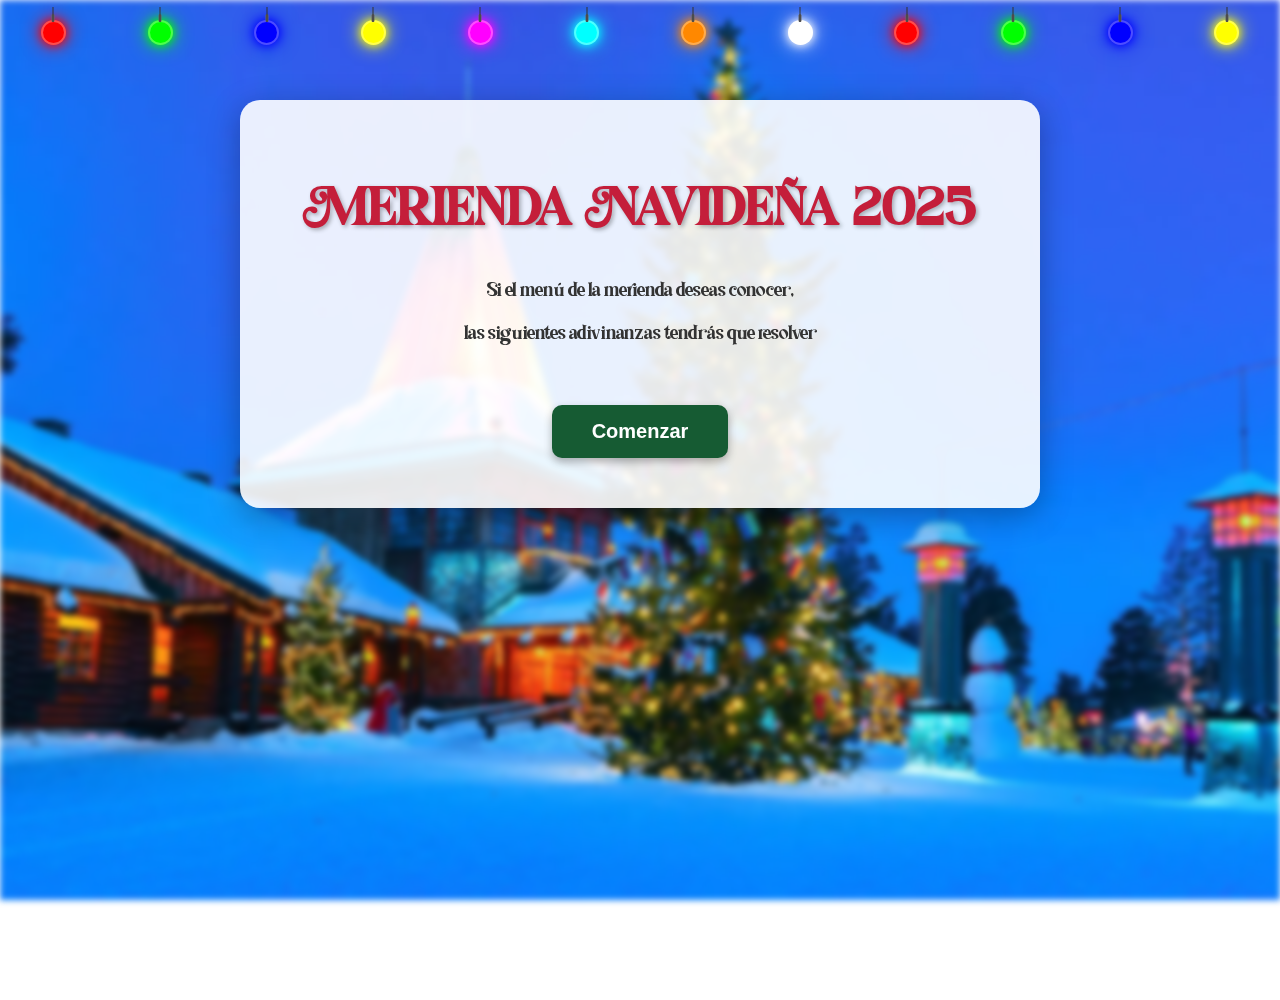
<file: Merienda_Navidad/merienda_navidad-main/index.html>
<!DOCTYPE html>
<html lang="es">

<head>
    <meta charset="utf-8">
    <meta name="viewport" content="width=device-width, initial-scale=1.0">
    <title>Merienda Navideña</title>
    <link rel="stylesheet" type="text/css" href="css/estilos.css">
    <script src="js/script.js"></script>
</head>

<body>
    <div class="snow-container"></div>
    <div class="luces-navidad"></div>
    <div class="contenido-index">
        <h1>Merienda Navideña 2025</h1>

        <p class="texto-intro">Si el menú de la merienda deseas conocer,<br>
            las siguientes adivinanzas tendrás que resolver</p>
        <a href="entrantes.html" class="boton">Comenzar</a>
    </div>
    <script>
        // Crear copos de nieve
        const snowContainer = document.querySelector('.snow-container');
        const numberOfSnowflakes = 50;
        
        for (let i = 0; i < numberOfSnowflakes; i++) {
            const snowflake = document.createElement('div');
            snowflake.classList.add('snowflake');
            snowflake.innerHTML = '❄';
            snowflake.style.left = Math.random() * 100 + '%';
            snowflake.style.animationDuration = Math.random() * 3 + 2 + 's';
            snowflake.style.animationDelay = Math.random() * 5 + 's';
            snowflake.style.fontSize = Math.random() * 10 + 10 + 'px';
            snowflake.style.opacity = Math.random() * 0.6 + 0.4;
            snowContainer.appendChild(snowflake);
        }

        // Crear bolas de navidad con luces (responsive y simétrico perfecto)
        function crearBolasNavidad() {
            const lucesContainer = document.querySelector('.luces-navidad');
            lucesContainer.innerHTML = ''; // Limpiar bolas existentes
            
            const anchoVentana = window.innerWidth;
            const espacioMinimo = 100; // Espacio mínimo entre bolas en píxeles
            let numberOfLights = Math.floor(anchoVentana / espacioMinimo);
            
            // Asegurar mínimo de 6 bolas y que sea par para simetría
            if (numberOfLights < 6) {
                numberOfLights = 6;
            } else if (numberOfLights > 16) {
                numberOfLights = 16;
            }
            
            // Hacer que sea par para simetría
            if (numberOfLights % 2 !== 0) {
                numberOfLights += 1;
            }
            
            const colores = ['#ff0000', '#00ff00', '#0000ff', '#ffff00', '#ff00ff', '#00ffff', '#ff8800', '#ffffff'];
            const anchoBola = 25; // Ancho de la bola en píxeles
            const espacioTotal = numberOfLights - 1; // Espacios entre bolas
            const espacioPorBola = (100 / numberOfLights); // Espacio por cada bola
            
            for (let i = 0; i < numberOfLights; i++) {
                const bola = document.createElement('div');
                bola.classList.add('bola-navidad');
                const colorAleatorio = colores[i % colores.length];
                // Centrar cada bola en su sección correspondiente
                bola.style.left = `calc(${espacioPorBola * i}% + ${espacioPorBola / 2}% - 12.5px)`;
                bola.style.backgroundColor = colorAleatorio;
                bola.style.animationDelay = (i * 0.2) + 's';
                bola.style.boxShadow = `0 0 10px ${colorAleatorio}, 0 0 20px ${colorAleatorio}`;
                lucesContainer.appendChild(bola);
            }
        }
        
        // Crear bolas al cargar
        crearBolasNavidad();
        
        // Recrear bolas al cambiar el tamaño de la ventana
        window.addEventListener('resize', crearBolasNavidad);
    </script>
</body>

</html>
</file>
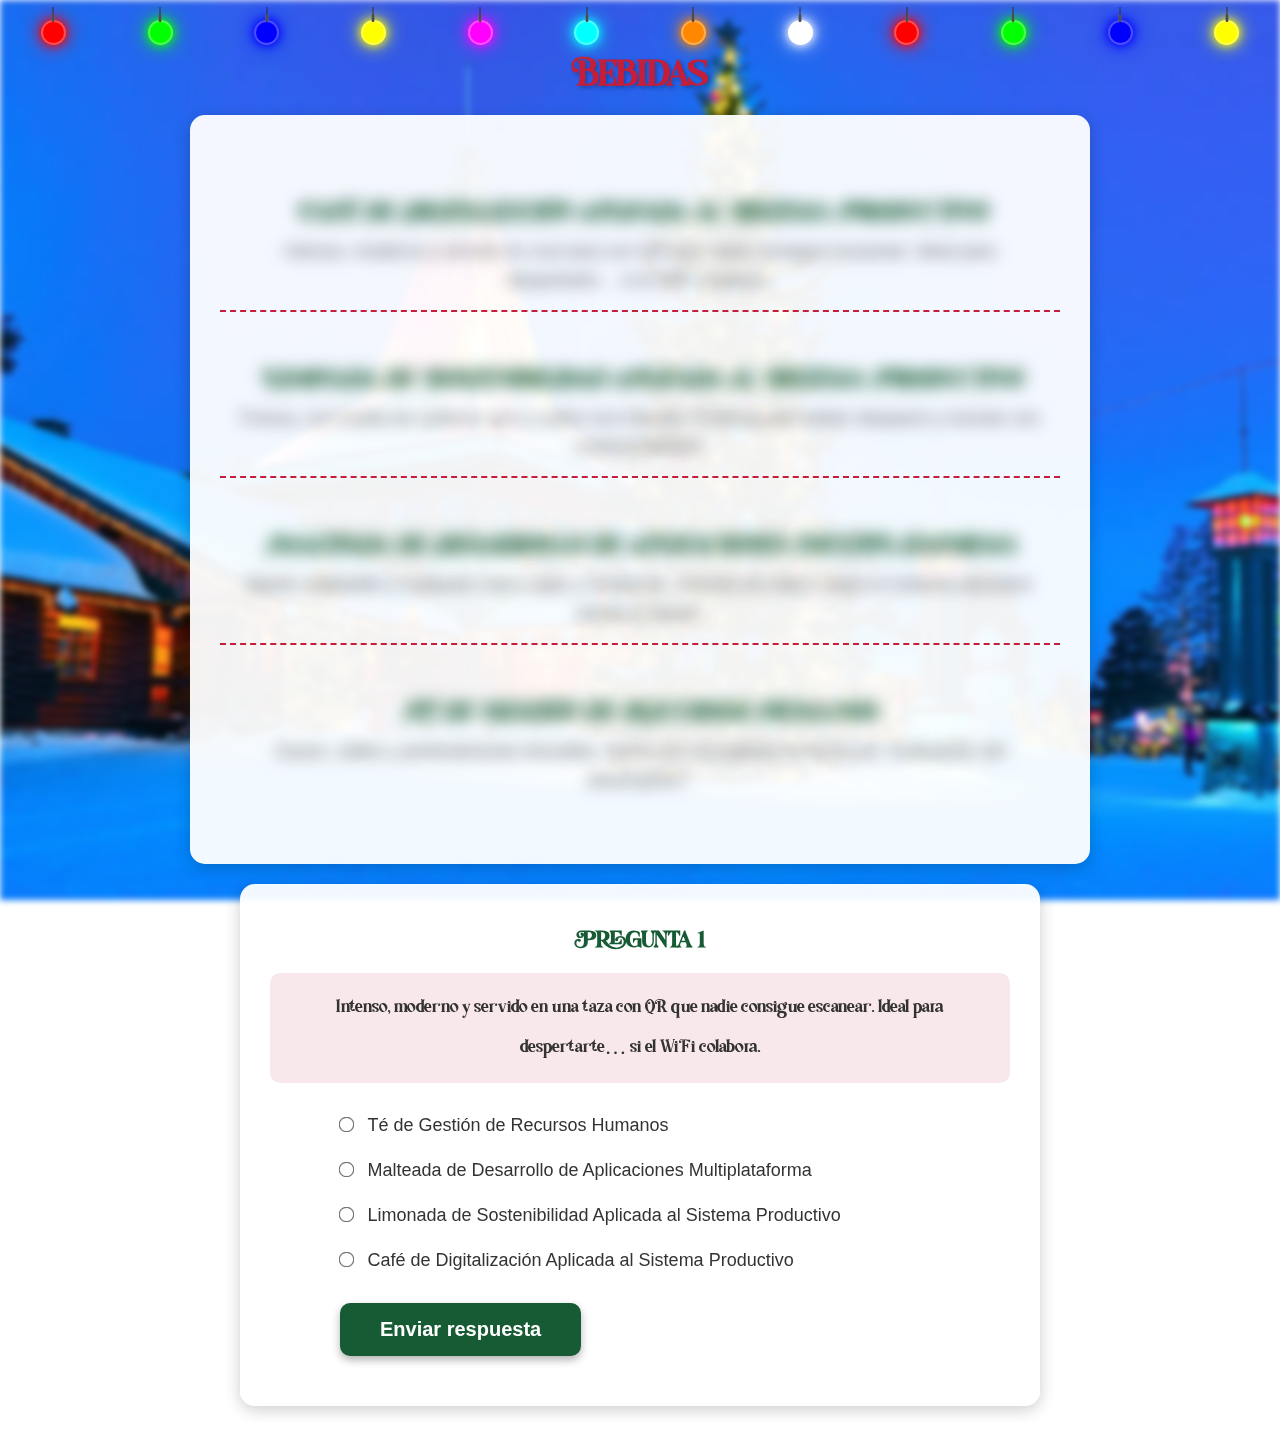
<file: Merienda_Navidad/merienda_navidad-main/bebidas.html>
<!DOCTYPE html>
<html lang="es">

<head>
    <meta charset="utf-8">
    <meta name="viewport" content="width=device-width, initial-scale=1.0">
    <title>Bebidas</title>
    <link rel="stylesheet" type="text/css" href="css/estilos.css">
    <script src="js/script.js"></script>
</head>

<body>
    <div class="luces-navidad"></div>
    <div class="bebidas">
        <h2>Bebidas</h2>
        <div class="menu-texto">
            <div class="plato-item">
                <h3 class="titulo-plato difuminado-alto" id="plato_bebida1">Café de Digitalización Aplicada al Sistema Productivo</h3>
                <p class="descripcion-plato difuminado-alto" id="desc_bebida1">Intenso, moderno y servido en una taza con QR que nadie consigue escanear.
                Ideal para despertarte… si el WiFi colabora.</p>
            </div>
            <div class="plato-item">
                <h3 class="titulo-plato difuminado-alto" id="plato_bebida2">Limonada de Sostenibilidad Aplicada al Sistema Productivo</h3>
                <p class="descripcion-plato difuminado-alto" id="desc_bebida2">Fresca, con huella de carbono cero y sabor eco-friendly.
                Perfecta para beber despacio y reciclar con responsabilidad.</p>
            </div>
            <div class="plato-item">
                <h3 class="titulo-plato difuminado-alto" id="plato_bebida3">Malteada de Desarrollo de Aplicaciones Multiplataforma</h3>
                <p class="descripcion-plato difuminado-alto" id="desc_bebida3">Batido adaptable a cualquier vaso, copa o recipiente.
                Cambia de sabor según el sistema operativo donde la bebas.</p>
            </div>
            <div class="plato-item">
                <h3 class="titulo-plato difuminado-alto" id="plato_bebida4">Té de Gestión de Recursos Humanos</h3>
                <p class="descripcion-plato difuminado-alto" id="desc_bebida4">Suave, cálido y perfectamente infundido.
                Viene con una galleta en forma de "evaluación del desempeño".</p>
            </div>
        </div>
        
        <div class="cuestionario-container">
            <div id="div_p1">
                <h3>Pregunta 1</h3>
                <p class="pregunta-texto">Intenso, moderno y servido en una taza con QR que nadie consigue escanear.
                 Ideal para despertarte… si el WiFi colabora.
                </p>
                <form action="#" method="post" id="form_bebida1">
                    <input type="radio" id="resp_bebida1" name="entrante" value="resp_bebida1">
                    <label for="resp_bebida1">Té de Gestión de Recursos Humanos</label><br>

                    <input type="radio" id="resp_bebida2" name="entrante" value="resp_bebida2">
                    <label for="resp_bebida2">Malteada de Desarrollo de Aplicaciones Multiplataforma</label><br>

                    <input type="radio" id="resp_bebida3" name="entrante" value="resp_bebida3">
                    <label for="resp_bebida3">Limonada de Sostenibilidad Aplicada al Sistema Productivo</label><br>

                    <input type="radio" id="resp_bebida4" name="entrante" value="resp_bebida4">
                    <label for="resp_bebida4">Café de Digitalización Aplicada al Sistema Productivo</label><br>

                    <button type="button" class="boton" onclick="verificarRespuesta('pregunta9')">Enviar respuesta</button>
                </form>
            </div>

            <div id="div_p2" style="display: none">
                <h3>Pregunta 2</h3>
                <p class="pregunta-texto">Fresca, con huella de carbono cero y sabor eco-friendly.
                    Perfecta para beber despacio y reciclar con responsabilidad.
                </p>
                <form action="#" method="post" id="form_bebida2">
                    <input type="radio" id="resp_bebida5" name="entrante" value="resp_bebida5">
                    <label for="resp_bebida5">Té de Gestión de Recursos Humanos</label><br>

                    <input type="radio" id="resp_bebida6" name="entrante" value="resp_bebida6">
                    <label for="resp_bebida6">Malteada de Desarrollo de Aplicaciones Multiplataforma</label><br>

                    <input type="radio" id="resp_bebida7" name="entrante" value="resp_bebida7">
                    <label for="resp_bebida7">Limonada de Sostenibilidad Aplicada al Sistema Productivo</label><br>

                    <input type="radio" id="resp_bebida8" name="entrante" value="resp_bebida8">
                    <label for="resp_bebida8">Café de Digitalización Aplicada al Sistema Productivo</label><br>

                    <button type="button" class="boton" onclick="verificarRespuesta('pregunta10')">Enviar respuesta</button>
                </form>
            </div>

            <div id="div_p3" style="display: none">
                <h3>Pregunta 3</h3>
                <p class="pregunta-texto">Batido adaptable a cualquier vaso, copa o recipiente.
                   Cambia de sabor según el sistema operativo donde la bebas.
                </p>
                <form action="#" method="post" id="form_bebida3">
                    <input type="radio" id="resp_bebida9" name="entrante" value="resp_bebida9">
                    <label for="resp_bebida9">Té de Gestión de Recursos Humanos</label><br>

                    <input type="radio" id="resp_bebida10" name="entrante" value="resp_bebida10">
                    <label for="resp_bebida10">Malteada de Desarrollo de Aplicaciones Multiplataforma</label><br>

                    <input type="radio" id="resp_bebida11" name="entrante" value="resp_bebida11">
                    <label for="resp_bebida11">Limonada de Sostenibilidad Aplicada al Sistema Productivo</label><br>

                    <input type="radio" id="resp_bebida12" name="entrante" value="resp_bebida12">
                    <label for="resp_bebida12">Café de Digitalización Aplicada al Sistema Productivo</label><br>

                    <button type="button" class="boton" onclick="verificarRespuesta('pregunta11')">Enviar respuesta</button>
                </form>
            </div>

            <div id="div_p4" style="display: none">
                <h3>Pregunta 4</h3>
                <p class="pregunta-texto">Suave, cálido y perfectamente infundido.
                    Viene con una galleta en forma de "evaluación del desempeño".
                </p>
                <form action="#" method="post" id="form_bebida4">
                    <input type="radio" id="resp_bebida13" name="entrante" value="resp_bebida9">
                    <label for="resp_bebida13">Té de Gestión de Recursos Humanos</label><br>

                    <input type="radio" id="resp_bebida14" name="entrante" value="resp_bebida10">
                    <label for="resp_bebida14">Malteada de Desarrollo de Aplicaciones Multiplataforma</label><br>

                    <input type="radio" id="resp_bebida15" name="entrante" value="resp_bebida11">
                    <label for="resp_bebida15">Limonada de Sostenibilidad Aplicada al Sistema Productivo</label><br>

                    <input type="radio" id="resp_bebida16" name="entrante" value="resp_bebida12">
                    <label for="resp_bebida16">Café de Digitalización Aplicada al Sistema Productivo</label><br>

                    <button type="button" class="boton" onclick="verificarRespuesta('pregunta12')">Enviar respuesta</button>
                </form>
            </div>

            <div id="div_continuar" style="display: none">
                <a href="fin.html" class="boton">Ver Menú Completo</a>
            </div>
        </div>
    </div>
    <script>
        // Crear bolas de navidad con luces (responsive y simétrico perfecto)
        function crearBolasNavidad() {
            const lucesContainer = document.querySelector('.luces-navidad');
            lucesContainer.innerHTML = '';
            
            const anchoVentana = window.innerWidth;
            const espacioMinimo = 100;
            let numberOfLights = Math.floor(anchoVentana / espacioMinimo);
            
            if (numberOfLights < 6) {
                numberOfLights = 6;
            } else if (numberOfLights > 16) {
                numberOfLights = 16;
            }
            
            if (numberOfLights % 2 !== 0) {
                numberOfLights += 1;
            }
            
            const colores = ['#ff0000', '#00ff00', '#0000ff', '#ffff00', '#ff00ff', '#00ffff', '#ff8800', '#ffffff'];
            const espacioPorBola = (100 / numberOfLights);
            
            for (let i = 0; i < numberOfLights; i++) {
                const bola = document.createElement('div');
                bola.classList.add('bola-navidad');
                const colorAleatorio = colores[i % colores.length];
                bola.style.left = `calc(${espacioPorBola * i}% + ${espacioPorBola / 2}% - 12.5px)`;
                bola.style.backgroundColor = colorAleatorio;
                bola.style.animationDelay = (i * 0.2) + 's';
                bola.style.boxShadow = `0 0 10px ${colorAleatorio}, 0 0 20px ${colorAleatorio}`;
                lucesContainer.appendChild(bola);
            }
        }
        
        crearBolasNavidad();
        window.addEventListener('resize', crearBolasNavidad);
    </script>
</body>

</html>
</file>
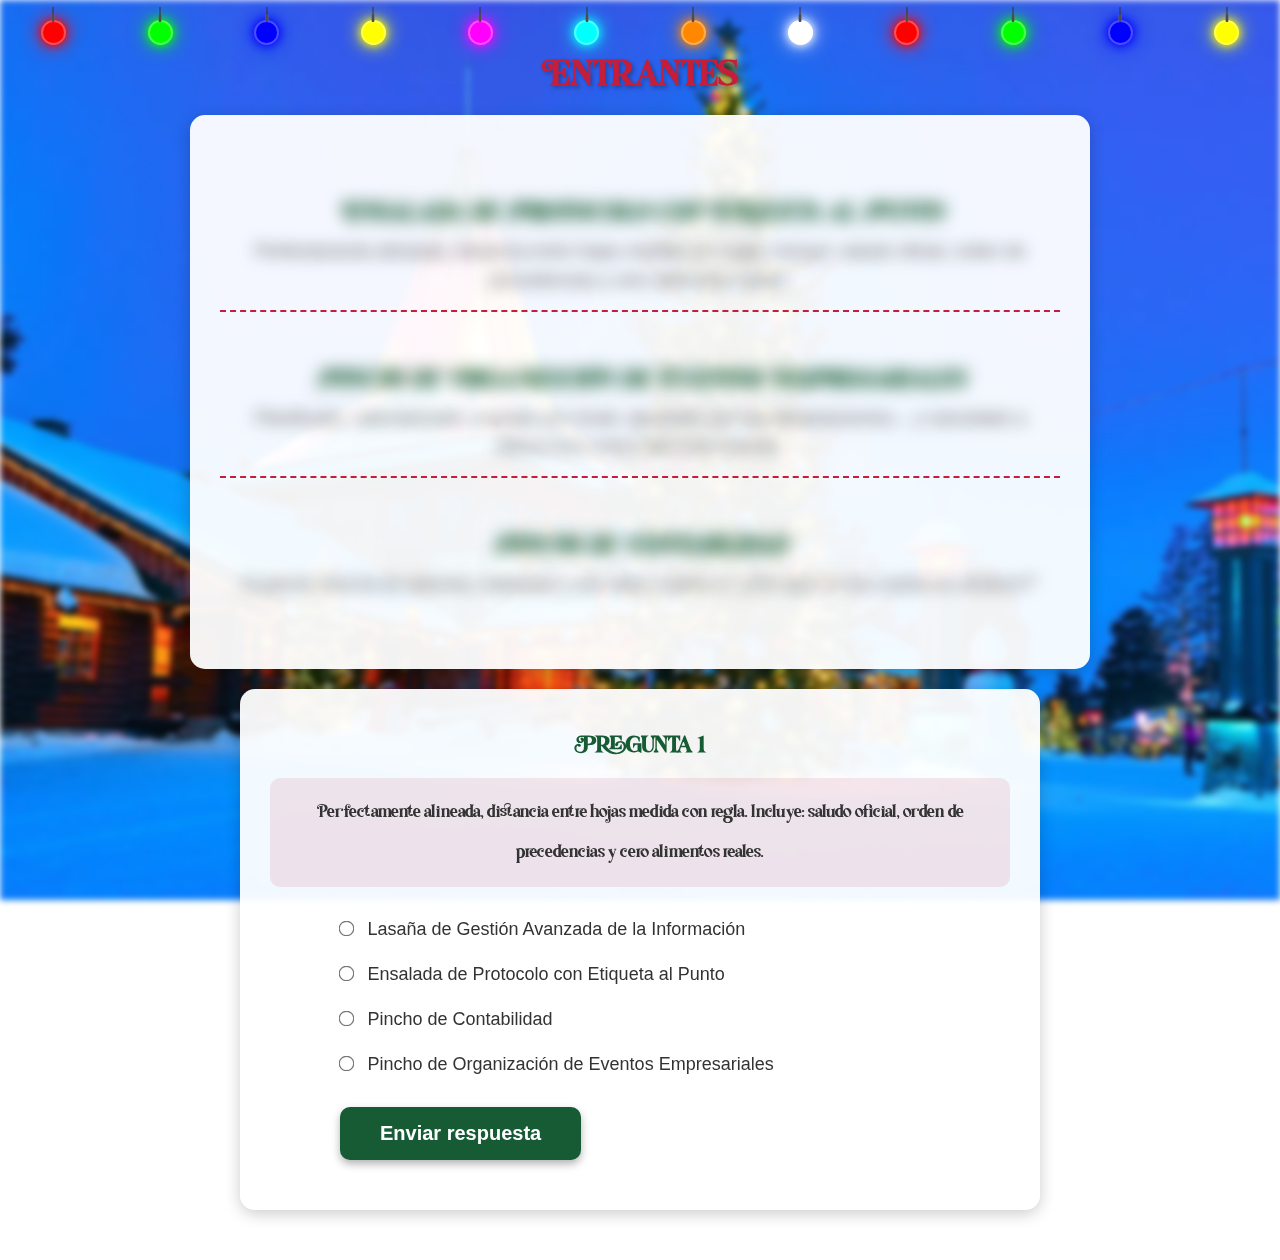
<file: Merienda_Navidad/merienda_navidad-main/entrantes.html>
<!DOCTYPE html>
<html lang="es">

<head>
    <meta charset="utf-8">
    <meta name="viewport" content="width=device-width, initial-scale=1.0">
    <title>Entrantes</title>
    <link rel="stylesheet" type="text/css" href="css/estilos.css">
    <script src="js/script.js"></script>
</head>

<body>
    <div class="luces-navidad"></div>
    <div class="entrantes">
        <h2>Entrantes</h2>
        <div class="menu-texto">
            <div class="plato-item">
                <h3 class="titulo-plato difuminado-alto" id="plato_entrante1">Ensalada de Protocolo con Etiqueta al Punto</h3>
                <p class="descripcion-plato difuminado-alto" id="desc_entrante1">Perfectamente alineada, distancia entre hojas medida con regla.
                Incluye: saludo oficial, orden de precedencias y cero alimentos reales.</p>
            </div>
            <div class="plato-item">
                <h3 class="titulo-plato difuminado-alto" id="plato_entrante2">Pincho de Organización de Eventos Empresariales</h3>
                <p class="descripcion-plato difuminado-alto" id="desc_entrante2">Planificado, calendarizado, enviado por email, aprobado por tres departamentos... y 
                cancelado a última hora como todo buen evento.</p>
            </div>
            <div class="plato-item">
                <h3 class="titulo-plato difuminado-alto" id="plato_entrante3">Pincho de Contabilidad</h3>
                <p class="descripcion-plato difuminado-alto" id="desc_entrante3">Crujiente mezcla de asientos, balances
                y ese sabor clásico a "¿Por qué no me cuadra un céntimo?"</p>
            </div>
        </div>
        
        <div class="cuestionario-container">
            <div id="div_p1">
                <h3>Pregunta 1</h3>
                <p class="pregunta-texto">Perfectamente alineada, distancia entre hojas medida con regla.
                    Incluye: saludo oficial, orden de precedencias y cero alimentos reales.
                </p>
                <form action="#" method="post" id="form_entrantes1">
                    <input type="radio" id="respuesta1" name="entrante" value="respuesta1">
                    <label for="respuesta1">Lasaña de Gestión Avanzada de la Información</label><br>

                    <input type="radio" id="respuesta2" name="entrante" value="respuesta2">
                    <label for="respuesta2">Ensalada de Protocolo con Etiqueta al Punto</label><br>

                    <input type="radio" id="respuesta3" name="entrante" value="respuesta3">
                    <label for="respuesta3">Pincho de Contabilidad</label><br>

                    <input type="radio" id="respuesta4" name="entrante" value="respuesta4">
                    <label for="respuesta4">Pincho de Organización de Eventos Empresariales</label><br>

                    <button type="button" class="boton" onclick="verificarRespuesta('pregunta1')">Enviar respuesta</button>
                </form>
            </div>

            <div id="div_p2" style="display: none">
                <h3>Pregunta 2</h3>
                <p class="pregunta-texto">Planificado, calendarizado, enviado por email, aprobado por tres departamentos…
                   y cancelado a última hora como todo buen evento
                </p>
                <form action="#" method="post" id="form_entrantes2">
                    <input type="radio" id="respuesta5" name="entrante" value="respuesta5">
                    <label for="respuesta5">Lasaña de Gestión Avanzada de la Información</label><br>

                    <input type="radio" id="respuesta6" name="entrante" value="respuesta6">
                    <label for="respuesta6">Ensalada de Protocolo con Etiqueta al Punto</label><br>

                    <input type="radio" id="respuesta7" name="entrante" value="respuesta7">
                    <label for="respuesta7">Pincho de Contabilidad</label><br>

                    <input type="radio" id="respuesta8" name="entrante" value="respuesta8">
                    <label for="respuesta8">Pincho de Organización de Eventos Empresariales</label><br>

                    <button type="button" class="boton" onclick="verificarRespuesta('pregunta2')">Enviar respuesta</button>
                </form>
            </div>

            <div id="div_p3" style="display: none">
                <h3>Pregunta 3</h3>
                <p class="pregunta-texto">Crujiente mezcla de asientos, balances y ese sabor clásico a "¿Por qué no me cuadra un céntimo?"
                </p>
                <form action="#" method="post" id="form_entrantes3">
                    <input type="radio" id="respuesta9" name="entrante" value="respuesta9">
                    <label for="respuesta9">Lasaña de Gestión Avanzada de la Información</label><br>

                    <input type="radio" id="respuesta10" name="entrante" value="respuesta10">
                    <label for="respuesta10">Ensalada de Protocolo con Etiqueta al Punto</label><br>

                    <input type="radio" id="respuesta11" name="entrante" value="respuesta11">
                    <label for="respuesta11">Pincho de Contabilidad</label><br>

                    <input type="radio" id="respuesta12" name="entrante" value="respuesta12">
                    <label for="respuesta12">Pincho de Organización de Eventos Empresariales</label><br>

                    <button type="button" class="boton" onclick="verificarRespuesta('pregunta3')">Enviar respuesta</button>
                </form>
            </div>

            <div id="div_continuar" style="display: none">
                <a href="principales.html" class="boton">Continuar a Principales</a>
            </div>
        </div>
    </div>
    <script>
        // Crear bolas de navidad con luces (responsive y simétrico perfecto)
        function crearBolasNavidad() {
            const lucesContainer = document.querySelector('.luces-navidad');
            lucesContainer.innerHTML = '';
            
            const anchoVentana = window.innerWidth;
            const espacioMinimo = 100;
            let numberOfLights = Math.floor(anchoVentana / espacioMinimo);
            
            if (numberOfLights < 6) {
                numberOfLights = 6;
            } else if (numberOfLights > 16) {
                numberOfLights = 16;
            }
            
            if (numberOfLights % 2 !== 0) {
                numberOfLights += 1;
            }
            
            const colores = ['#ff0000', '#00ff00', '#0000ff', '#ffff00', '#ff00ff', '#00ffff', '#ff8800', '#ffffff'];
            const espacioPorBola = (100 / numberOfLights);
            
            for (let i = 0; i < numberOfLights; i++) {
                const bola = document.createElement('div');
                bola.classList.add('bola-navidad');
                const colorAleatorio = colores[i % colores.length];
                bola.style.left = `calc(${espacioPorBola * i}% + ${espacioPorBola / 2}% - 12.5px)`;
                bola.style.backgroundColor = colorAleatorio;
                bola.style.animationDelay = (i * 0.2) + 's';
                bola.style.boxShadow = `0 0 10px ${colorAleatorio}, 0 0 20px ${colorAleatorio}`;
                lucesContainer.appendChild(bola);
            }
        }
        
        crearBolasNavidad();
        window.addEventListener('resize', crearBolasNavidad);
    </script>
</body>

</html>
</file>
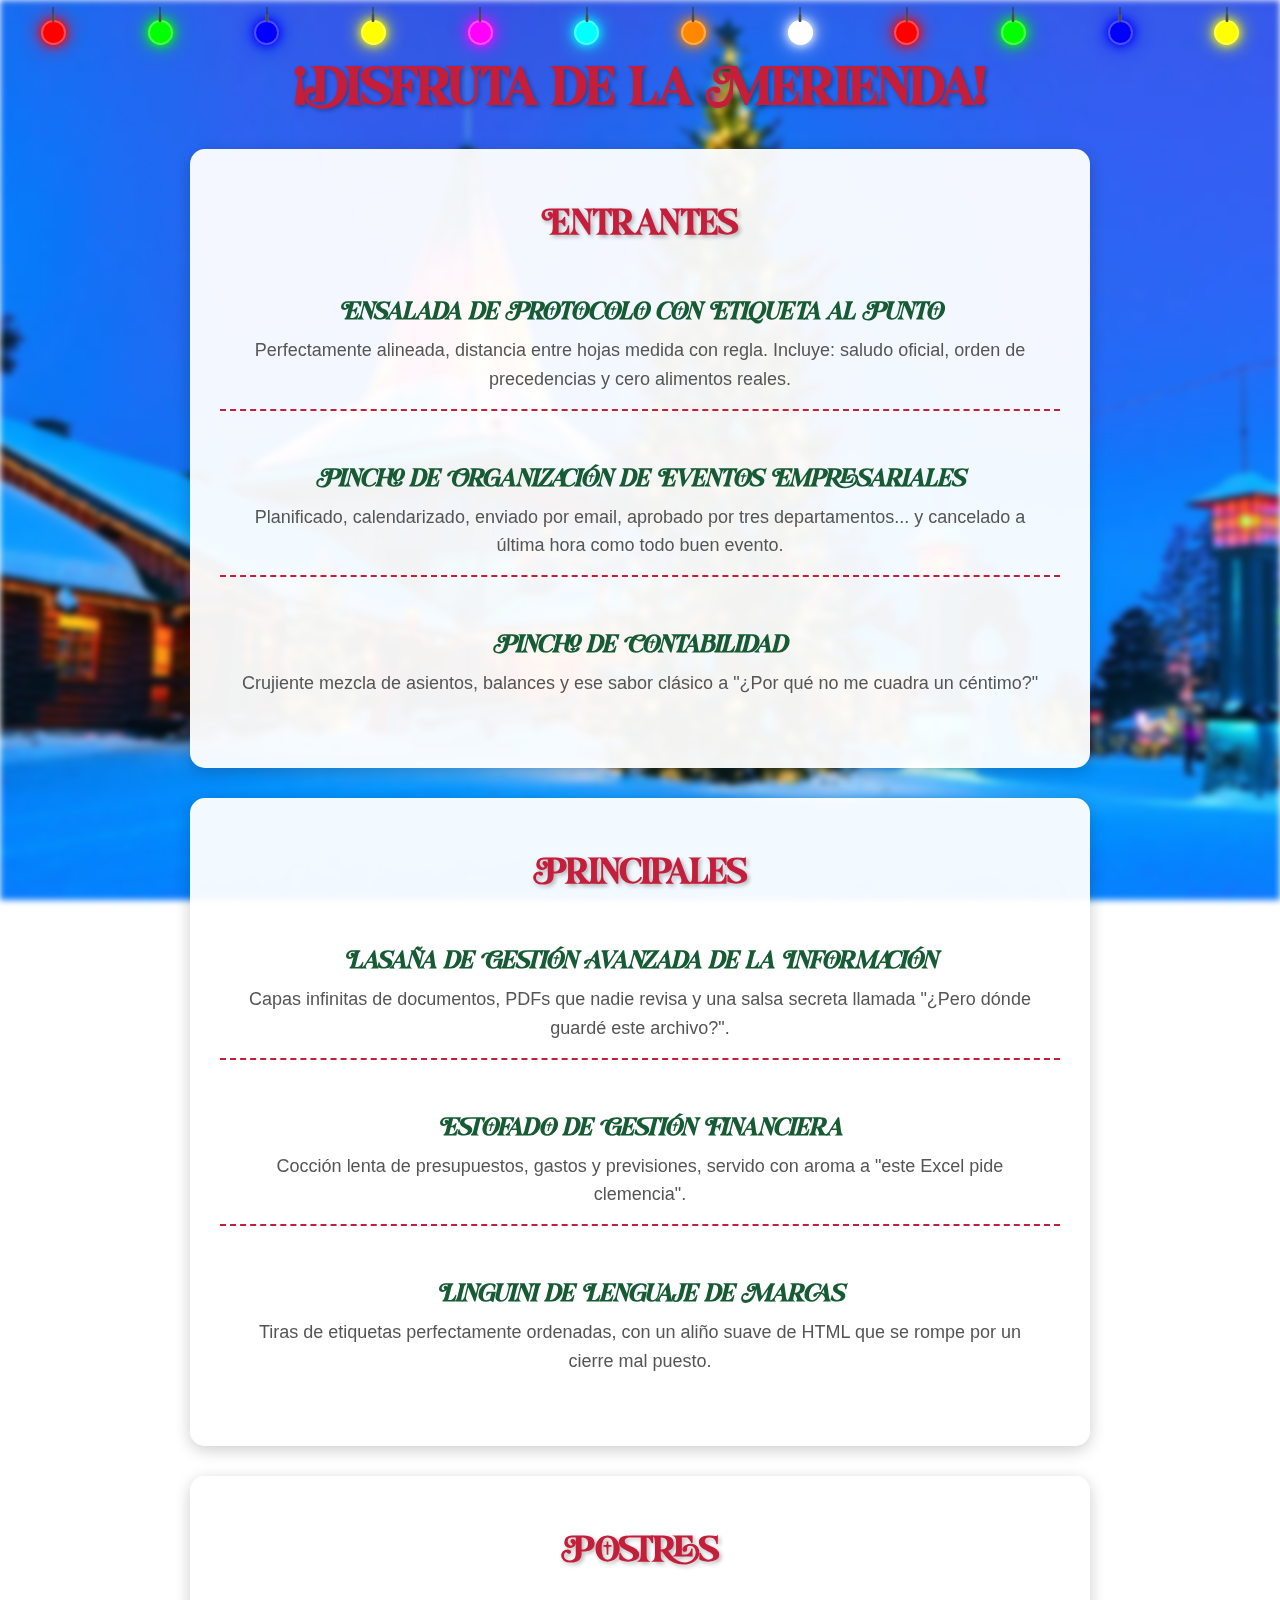
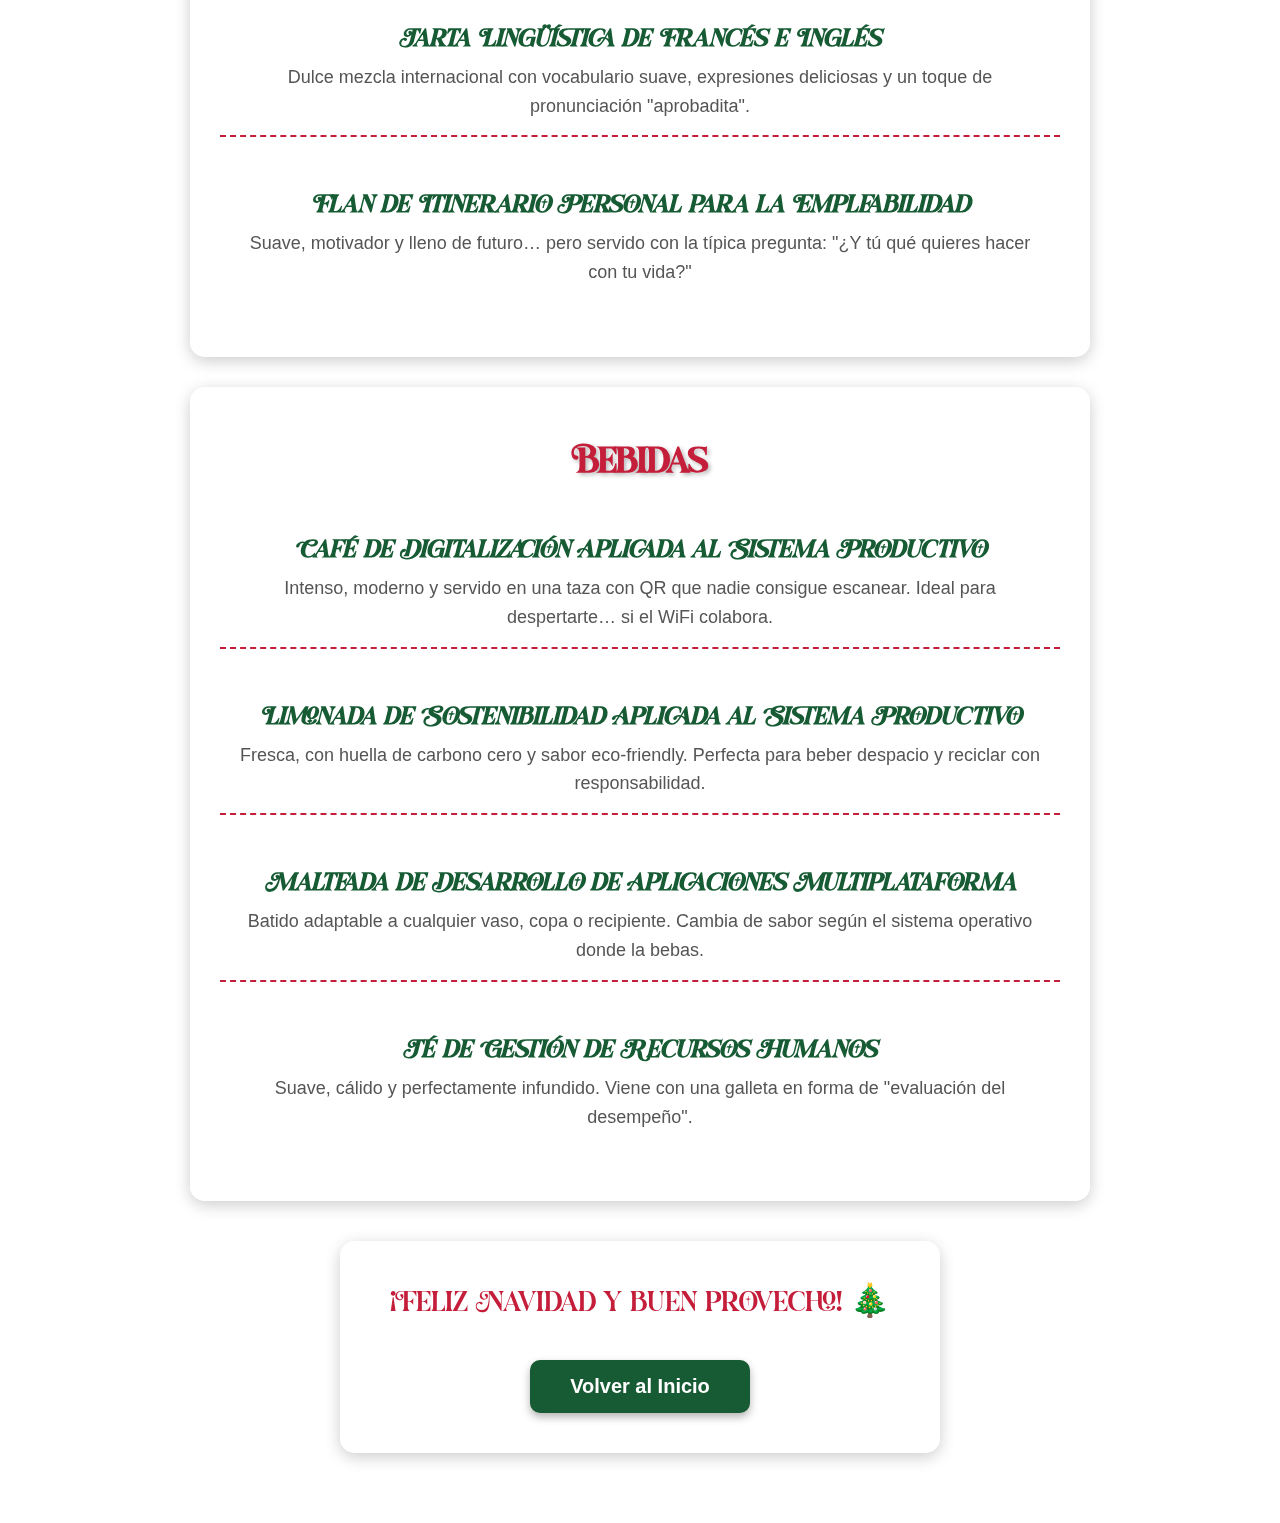
<file: Merienda_Navidad/merienda_navidad-main/fin.html>
<!DOCTYPE html>
<html lang="es">

<head>
    <meta charset="utf-8">
    <meta name="viewport" content="width=device-width, initial-scale=1.0">
    <title>Menú Completo</title>
    <link rel="stylesheet" type="text/css" href="css/estilos.css">
    <script src="js/script.js"></script>
</head>

<body>
    <div class="luces-navidad"></div>
    <div class="menu-final">
        <h1>¡Disfruta de la Merienda!</h1>
        
        <div class="seccion-menu">
            <h2>Entrantes</h2>
            <div class="plato-item">
                <h3 class="titulo-plato">Ensalada de Protocolo con Etiqueta al Punto</h3>
                <p class="descripcion-plato">Perfectamente alineada, distancia entre hojas medida con regla.
                Incluye: saludo oficial, orden de precedencias y cero alimentos reales.</p>
            </div>
            <div class="plato-item">
                <h3 class="titulo-plato">Pincho de Organización de Eventos Empresariales</h3>
                <p class="descripcion-plato">Planificado, calendarizado, enviado por email, aprobado por tres departamentos... y 
                cancelado a última hora como todo buen evento.</p>
            </div>
            <div class="plato-item">
                <h3 class="titulo-plato">Pincho de Contabilidad</h3>
                <p class="descripcion-plato">Crujiente mezcla de asientos, balances
                y ese sabor clásico a "¿Por qué no me cuadra un céntimo?"</p>
            </div>
        </div>

        <div class="seccion-menu">
            <h2>Principales</h2>
            <div class="plato-item">
                <h3 class="titulo-plato">Lasaña de Gestión Avanzada de la Información</h3>
                <p class="descripcion-plato">Capas infinitas de documentos, PDFs que nadie revisa
                y una salsa secreta llamada "¿Pero dónde guardé este archivo?".</p>
            </div>
            <div class="plato-item">
                <h3 class="titulo-plato">Estofado de Gestión Financiera</h3>
                <p class="descripcion-plato">Cocción lenta de presupuestos, gastos y previsiones,
                servido con aroma a "este Excel pide clemencia".</p>
            </div>
            <div class="plato-item">
                <h3 class="titulo-plato">Linguini de Lenguaje de Marcas</h3>
                <p class="descripcion-plato">Tiras de etiquetas perfectamente ordenadas,
                con un aliño suave de HTML que se rompe por un cierre mal puesto.</p>
            </div>
        </div>

        <div class="seccion-menu">
            <h2>Postres</h2>
            <div class="plato-item">
                <h3 class="titulo-plato">Tarta Lingüística de Francés e Inglés</h3>
                <p class="descripcion-plato">Dulce mezcla internacional con vocabulario suave, expresiones deliciosas y un toque de pronunciación "aprobadita".</p>
            </div>
            <div class="plato-item">
                <h3 class="titulo-plato">Flan de Itinerario Personal para la Empleabilidad</h3>
                <p class="descripcion-plato">Suave, motivador y lleno de futuro…
                pero servido con la típica pregunta: "¿Y tú qué quieres hacer con tu vida?"</p>
            </div>
        </div>

        <div class="seccion-menu">
            <h2>Bebidas</h2>
            <div class="plato-item">
                <h3 class="titulo-plato">Café de Digitalización Aplicada al Sistema Productivo</h3>
                <p class="descripcion-plato">Intenso, moderno y servido en una taza con QR que nadie consigue escanear.
                Ideal para despertarte… si el WiFi colabora.</p>
            </div>
            <div class="plato-item">
                <h3 class="titulo-plato">Limonada de Sostenibilidad Aplicada al Sistema Productivo</h3>
                <p class="descripcion-plato">Fresca, con huella de carbono cero y sabor eco-friendly.
                Perfecta para beber despacio y reciclar con responsabilidad.</p>
            </div>
            <div class="plato-item">
                <h3 class="titulo-plato">Malteada de Desarrollo de Aplicaciones Multiplataforma</h3>
                <p class="descripcion-plato">Batido adaptable a cualquier vaso, copa o recipiente.
                Cambia de sabor según el sistema operativo donde la bebas.</p>
            </div>
            <div class="plato-item">
                <h3 class="titulo-plato">Té de Gestión de Recursos Humanos</h3>
                <p class="descripcion-plato">Suave, cálido y perfectamente infundido.
                Viene con una galleta en forma de "evaluación del desempeño".</p>
            </div>
        </div>

        <div class="mensaje-final">
            <p>¡Feliz Navidad y buen provecho! 🎄</p>
            <a href="index.html" class="boton">Volver al Inicio</a>
        </div>
    </div>
    <script>
        // Crear bolas de navidad con luces (responsive y simétrico perfecto)
        function crearBolasNavidad() {
            const lucesContainer = document.querySelector('.luces-navidad');
            lucesContainer.innerHTML = '';
            
            const anchoVentana = window.innerWidth;
            const espacioMinimo = 100;
            let numberOfLights = Math.floor(anchoVentana / espacioMinimo);
            
            if (numberOfLights < 6) {
                numberOfLights = 6;
            } else if (numberOfLights > 16) {
                numberOfLights = 16;
            }
            
            if (numberOfLights % 2 !== 0) {
                numberOfLights += 1;
            }
            
            const colores = ['#ff0000', '#00ff00', '#0000ff', '#ffff00', '#ff00ff', '#00ffff', '#ff8800', '#ffffff'];
            const espacioPorBola = (100 / numberOfLights);
            
            for (let i = 0; i < numberOfLights; i++) {
                const bola = document.createElement('div');
                bola.classList.add('bola-navidad');
                const colorAleatorio = colores[i % colores.length];
                bola.style.left = `calc(${espacioPorBola * i}% + ${espacioPorBola / 2}% - 12.5px)`;
                bola.style.backgroundColor = colorAleatorio;
                bola.style.animationDelay = (i * 0.2) + 's';
                bola.style.boxShadow = `0 0 10px ${colorAleatorio}, 0 0 20px ${colorAleatorio}`;
                lucesContainer.appendChild(bola);
            }
        }
        
        crearBolasNavidad();
        window.addEventListener('resize', crearBolasNavidad);
    </script>
</body>

</html>
</file>
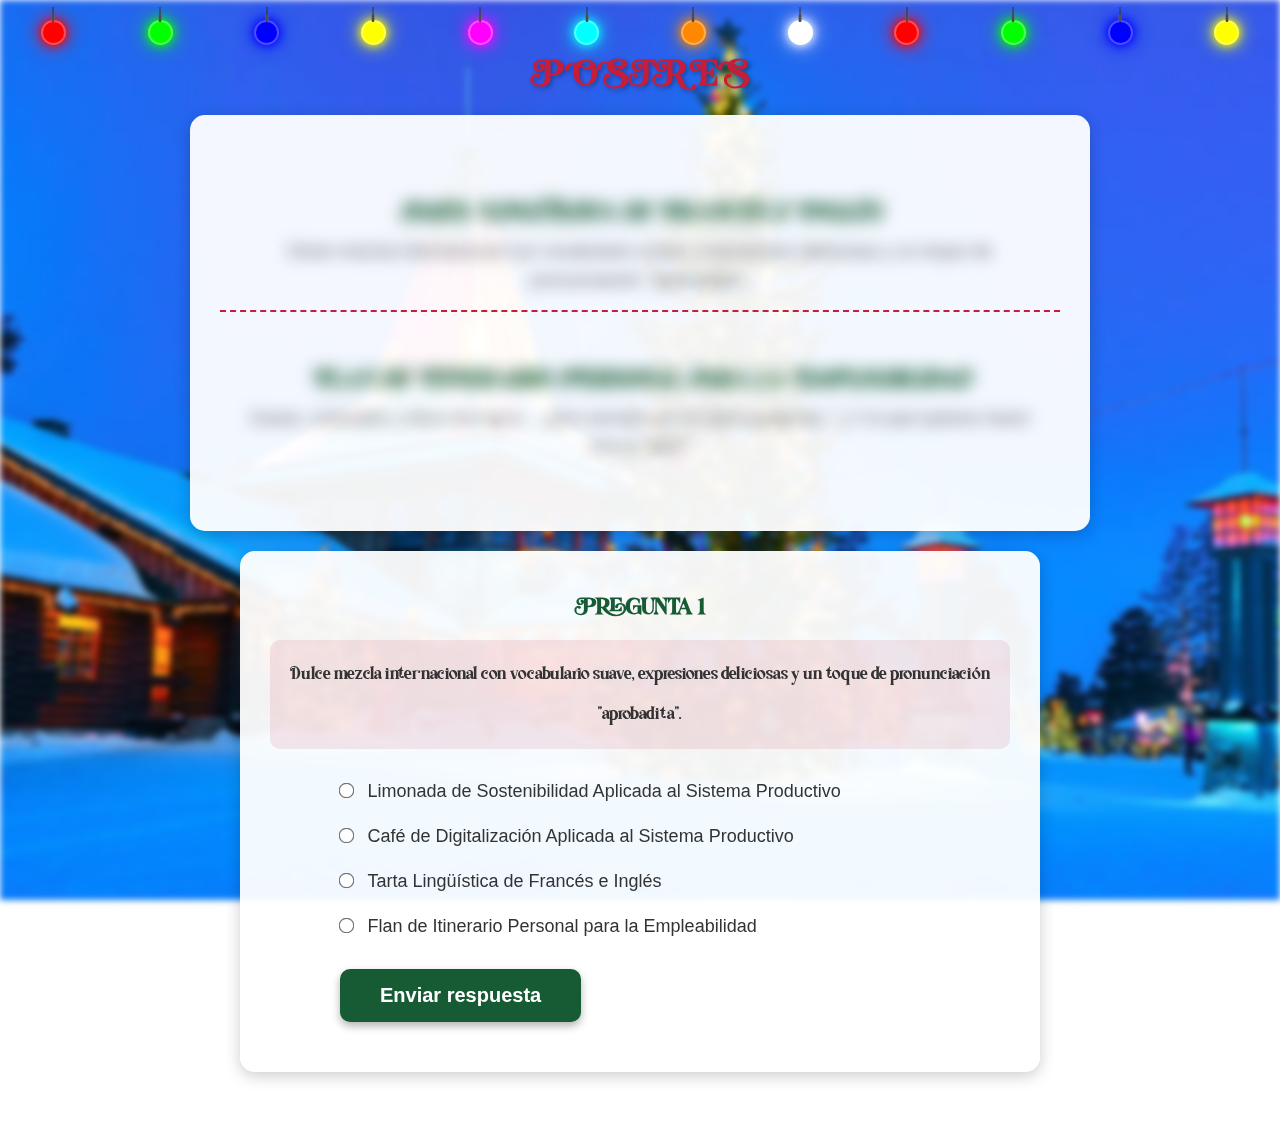
<file: Merienda_Navidad/merienda_navidad-main/postres.html>
<!DOCTYPE html>
<html lang="es">

<head>
    <meta charset="utf-8">
    <meta name="viewport" content="width=device-width, initial-scale=1.0">
    <title>Postres</title>
    <link rel="stylesheet" type="text/css" href="css/estilos.css">
    <script src="js/script.js"></script>
</head>

<body>
    <div class="luces-navidad"></div>
    <div class="postres">
        <h2>POSTRES</h2>
        <div class="menu-texto">
            <div class="plato-item">
                <h3 class="titulo-plato difuminado-alto" id="plato_postre1">Tarta Lingüística de Francés e Inglés</h3>
                <p class="descripcion-plato difuminado-alto" id="desc_postre1">Dulce mezcla internacional con vocabulario suave, expresiones deliciosas y un toque de pronunciación "aprobadita".</p>
            </div>
            <div class="plato-item">
                <h3 class="titulo-plato difuminado-alto" id="plato_postre2">Flan de Itinerario Personal para la Empleabilidad</h3>
                <p class="descripcion-plato difuminado-alto" id="desc_postre2">Suave, motivador y lleno de futuro…
                pero servido con la típica pregunta: "¿Y tú qué quieres hacer con tu vida?"</p>
            </div>
        </div>
        
        <div class="cuestionario-container">
            <div id="div_p1">
                <h3>Pregunta 1</h3>
                <p class="pregunta-texto">Dulce mezcla internacional con vocabulario suave, expresiones deliciosas y un toque de pronunciación "aprobadita".
                </p>
                <form action="#" method="post" id="form_postres1">
                    <input type="radio" id="resp_postre1" name="entrante" value="resp_postre1">
                    <label for="resp_postre1">Limonada de Sostenibilidad Aplicada al Sistema Productivo</label><br>

                    <input type="radio" id="resp_postre2" name="entrante" value="resp_postre2">
                    <label for="resp_postre2">Café de Digitalización Aplicada al Sistema Productivo</label><br>

                    <input type="radio" id="resp_postre3" name="entrante" value="resp_postre3">
                    <label for="resp_postre3">Tarta Lingüística de Francés e Inglés</label><br>

                    <input type="radio" id="resp_postre4" name="entrante" value="resp_postre4">
                    <label for="resp_postre4">Flan de Itinerario Personal para la Empleabilidad</label><br>

                    <button type="button" class="boton" onclick="verificarRespuesta('pregunta7')">Enviar respuesta</button>
                </form>
            </div>

            <div id="div_p2" style="display: none">
                <h3>Pregunta 2</h3>
                <p class="pregunta-texto">Suave, motivador y lleno de futuro… pero servido con la típica pregunta: "¿Y tú qué quieres hacer con tu vida?"
                </p>
                <form action="#" method="post" id="form_postres2">
                    <input type="radio" id="resp_postre5" name="entrante" value="resp_postre5">
                    <label for="resp_postre5">Limonada de Sostenibilidad Aplicada al Sistema Productivo</label><br>

                    <input type="radio" id="resp_postre6" name="entrante" value="resp_postre6">
                    <label for="resp_postre6">Café de Digitalización Aplicada al Sistema Productivo</label><br>

                    <input type="radio" id="resp_postre7" name="entrante" value="resp_postre7">
                    <label for="resp_postre7">Tarta Lingüística de Francés e Inglés</label><br>

                    <input type="radio" id="resp_postre8" name="entrante" value="resp_postre8">
                    <label for="resp_postre8">Flan de Itinerario Personal para la Empleabilidad</label><br>

                    <button type="button" class="boton" onclick="verificarRespuesta('pregunta8')">Enviar respuesta</button>
                </form>
            </div>

            <div id="div_continuar" style="display: none">
                <a href="bebidas.html" class="boton">Continuar a Bebidas</a>
            </div>
        </div>
    </div>
    <script>
        // Crear bolas de navidad con luces (responsive y simétrico perfecto)
        function crearBolasNavidad() {
            const lucesContainer = document.querySelector('.luces-navidad');
            lucesContainer.innerHTML = '';
            
            const anchoVentana = window.innerWidth;
            const espacioMinimo = 100;
            let numberOfLights = Math.floor(anchoVentana / espacioMinimo);
            
            if (numberOfLights < 6) {
                numberOfLights = 6;
            } else if (numberOfLights > 16) {
                numberOfLights = 16;
            }
            
            if (numberOfLights % 2 !== 0) {
                numberOfLights += 1;
            }
            
            const colores = ['#ff0000', '#00ff00', '#0000ff', '#ffff00', '#ff00ff', '#00ffff', '#ff8800', '#ffffff'];
            const espacioPorBola = (100 / numberOfLights);
            
            for (let i = 0; i < numberOfLights; i++) {
                const bola = document.createElement('div');
                bola.classList.add('bola-navidad');
                const colorAleatorio = colores[i % colores.length];
                bola.style.left = `calc(${espacioPorBola * i}% + ${espacioPorBola / 2}% - 12.5px)`;
                bola.style.backgroundColor = colorAleatorio;
                bola.style.animationDelay = (i * 0.2) + 's';
                bola.style.boxShadow = `0 0 10px ${colorAleatorio}, 0 0 20px ${colorAleatorio}`;
                lucesContainer.appendChild(bola);
            }
        }
        
        crearBolasNavidad();
        window.addEventListener('resize', crearBolasNavidad);
    </script>
</body>

</html>
</file>
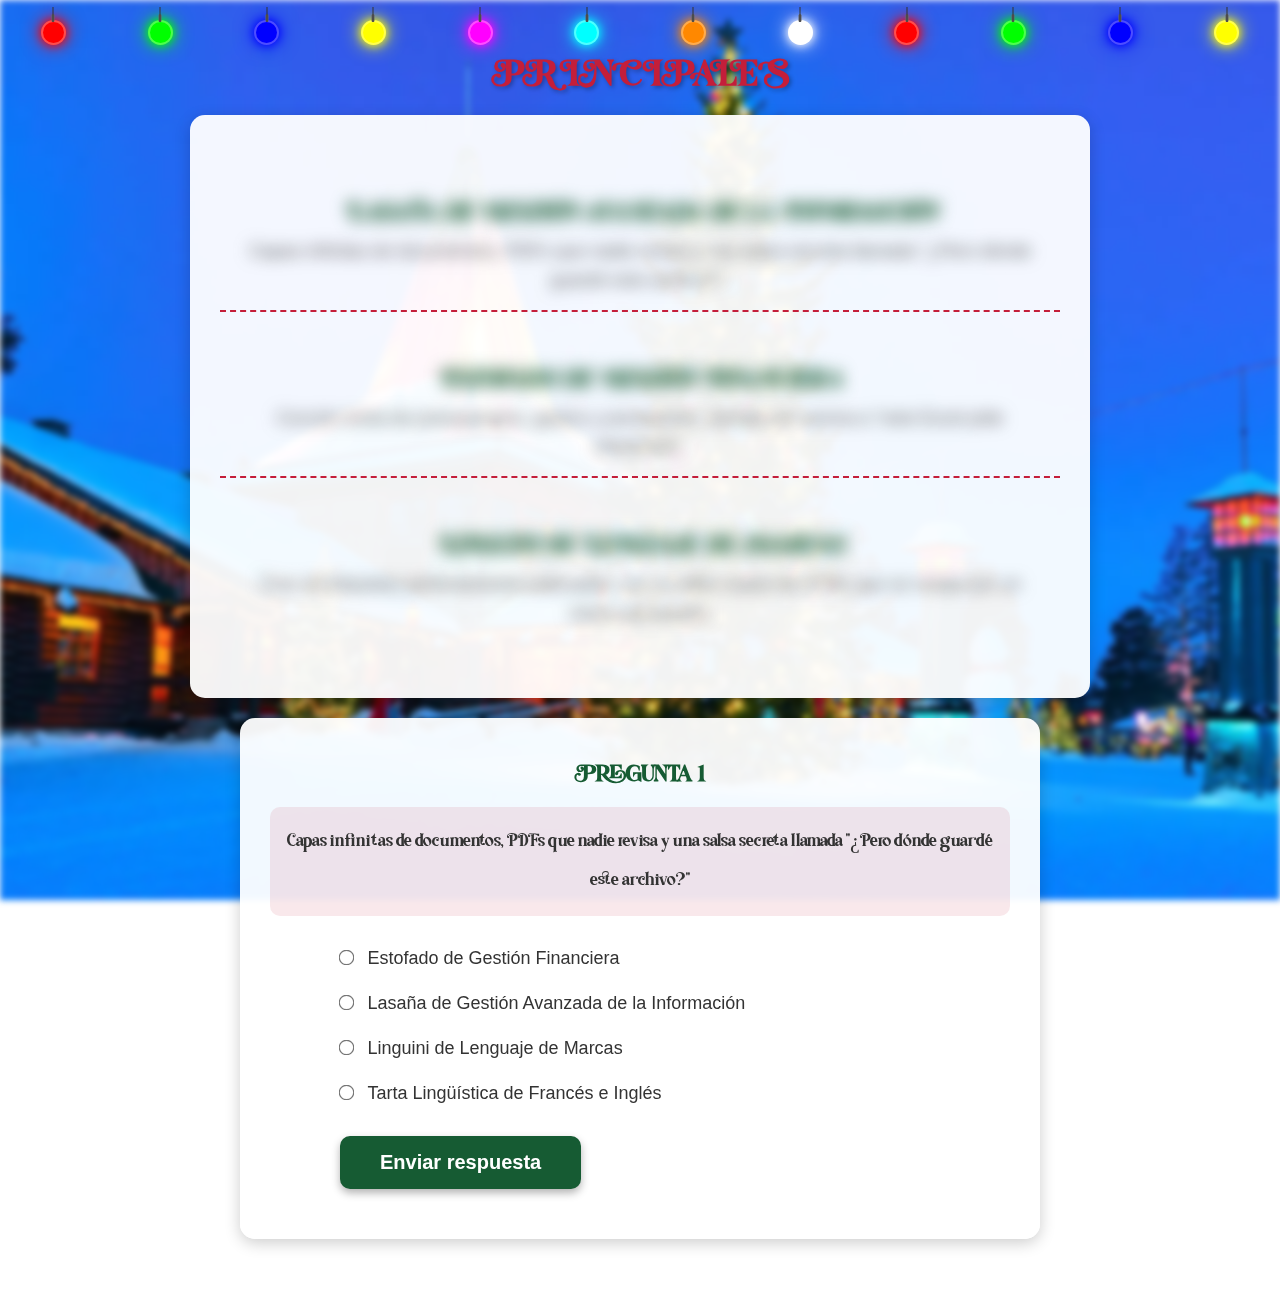
<file: Merienda_Navidad/merienda_navidad-main/principales.html>
<!DOCTYPE html>
<html lang="es">

<head>
    <meta charset="utf-8">
    <meta name="viewport" content="width=device-width, initial-scale=1.0">
    <title>Principales</title>
    <link rel="stylesheet" type="text/css" href="css/estilos.css">
    <script src="js/script.js"></script>
</head>

<body>
    <div class="luces-navidad"></div>
    <div class="principales">
        <h2>PRINCIPALES</h2>
        <div class="menu-texto">
            <div class="plato-item">
                <h3 class="titulo-plato difuminado-alto" id="plato_principal1">Lasaña de Gestión Avanzada de la Información</h3>
                <p class="descripcion-plato difuminado-alto" id="desc_principal1">Capas infinitas de documentos, PDFs que nadie revisa
                y una salsa secreta llamada "¿Pero dónde guardé este archivo?".</p>
            </div>
            <div class="plato-item">
                <h3 class="titulo-plato difuminado-alto" id="plato_principal2">Estofado de Gestión Financiera</h3>
                <p class="descripcion-plato difuminado-alto" id="desc_principal2">Cocción lenta de presupuestos, gastos y previsiones,
                servido con aroma a "este Excel pide clemencia".</p>
            </div>
            <div class="plato-item">
                <h3 class="titulo-plato difuminado-alto" id="plato_principal3">Linguini de Lenguaje de Marcas</h3>
                <p class="descripcion-plato difuminado-alto" id="desc_principal3">Tiras de etiquetas perfectamente ordenadas,
                con un aliño suave de HTML que se rompe por un cierre mal puesto.</p>
            </div>
        </div>
        
        <div class="cuestionario-container">
            <div id="div_p1">
                <h3>Pregunta 1</h3>
                <p class="pregunta-texto">Capas infinitas de documentos, PDFs que nadie revisa y una salsa secreta llamada
                    "¿Pero dónde guardé este archivo?"
                </p>
                <form action="#" method="post" id="form_principales1">
                    <input type="radio" id="resp_prin1" name="entrante" value="resp_prin1">
                    <label for="resp_prin1">Estofado de Gestión Financiera</label><br>

                    <input type="radio" id="resp_prin2" name="entrante" value="resp_prin2">
                    <label for="resp_prin2">Lasaña de Gestión Avanzada de la Información</label><br>

                    <input type="radio" id="resp_prin3" name="entrante" value="resp_prin3">
                    <label for="resp_prin3">Linguini de Lenguaje de Marcas</label><br>

                    <input type="radio" id="resp_prin4" name="entrante" value="resp_prin4">
                    <label for="resp_prin4">Tarta Lingüística de Francés e Inglés</label><br>

                    <button type="button" class="boton" onclick="verificarRespuesta('pregunta4')">Enviar respuesta</button>
                </form>
            </div>

            <div id="div_p2" style="display: none">
                <h3>Pregunta 2</h3>
                <p class="pregunta-texto">Cocción lenta de presupuestos, gastos y previsiones,
                    servido con aroma a "este Excel pide clemencia".
                </p>
                <form action="#" method="post" id="form_principales2">
                    <input type="radio" id="resp_prin5" name="entrante" value="resp_prin5">
                    <label for="resp_prin5">Estofado de Gestión Financiera</label><br>

                    <input type="radio" id="resp_prin6" name="entrante" value="resp_prin6">
                    <label for="resp_prin6">Lasaña de Gestión Avanzada de la Información</label><br>

                    <input type="radio" id="resp_prin7" name="entrante" value="resp_prin7">
                    <label for="resp_prin7">Linguini de Lenguaje de Marcas</label><br>

                    <input type="radio" id="resp_prin8" name="entrante" value="resp_prin8">
                    <label for="resp_prin8">Tarta Lingüística de Francés e Inglés</label><br>

                    <button type="button" class="boton" onclick="verificarRespuesta('pregunta5')">Enviar respuesta</button>
                </form>
            </div>

            <div id="div_p3" style="display: none">
                <h3>Pregunta 3</h3>
                <p class="pregunta-texto">Tiras de etiquetas perfectamente ordenadas, con un aliño suave de HTML que se rompe por un cierre mal puesto.
                </p>
                <form action="#" method="post" id="form_principales3">
                    <input type="radio" id="resp_prin9" name="entrante" value="resp_prin9">
                    <label for="resp_prin9">Estofado de Gestión Financiera</label><br>

                    <input type="radio" id="resp_prin10" name="entrante" value="resp_prin10">
                    <label for="resp_prin10">Lasaña de Gestión Avanzada de la Información</label><br>

                    <input type="radio" id="resp_prin11" name="entrante" value="resp_prin11">
                    <label for="resp_prin11">Linguini de Lenguaje de Marcas</label><br>

                    <input type="radio" id="resp_prin12" name="entrante" value="resp_prin12">
                    <label for="resp_prin12">Tarta Lingüística de Francés e Inglés</label><br>

                    <button type="button" class="boton" onclick="verificarRespuesta('pregunta6')">Enviar respuesta</button>
                </form>
            </div>

            <div id="div_continuar" style="display: none">
                <a href="postres.html" class="boton">Continuar a Postres</a>
            </div>
        </div>
    </div>
    <script>
        // Crear bolas de navidad con luces (responsive y simétrico perfecto)
        function crearBolasNavidad() {
            const lucesContainer = document.querySelector('.luces-navidad');
            lucesContainer.innerHTML = '';
            
            const anchoVentana = window.innerWidth;
            const espacioMinimo = 100;
            let numberOfLights = Math.floor(anchoVentana / espacioMinimo);
            
            if (numberOfLights < 6) {
                numberOfLights = 6;
            } else if (numberOfLights > 16) {
                numberOfLights = 16;
            }
            
            if (numberOfLights % 2 !== 0) {
                numberOfLights += 1;
            }
            
            const colores = ['#ff0000', '#00ff00', '#0000ff', '#ffff00', '#ff00ff', '#00ffff', '#ff8800', '#ffffff'];
            const espacioPorBola = (100 / numberOfLights);
            
            for (let i = 0; i < numberOfLights; i++) {
                const bola = document.createElement('div');
                bola.classList.add('bola-navidad');
                const colorAleatorio = colores[i % colores.length];
                bola.style.left = `calc(${espacioPorBola * i}% + ${espacioPorBola / 2}% - 12.5px)`;
                bola.style.backgroundColor = colorAleatorio;
                bola.style.animationDelay = (i * 0.2) + 's';
                bola.style.boxShadow = `0 0 10px ${colorAleatorio}, 0 0 20px ${colorAleatorio}`;
                lucesContainer.appendChild(bola);
            }
        }
        
        crearBolasNavidad();
        window.addEventListener('resize', crearBolasNavidad);
    </script>
</body>

</html>
</file>
<file: Merienda_Navidad/merienda_navidad-main/css/estilos.css>
/* Estilos generales */
* {
    margin: 0;
    padding: 0;
    box-sizing: border-box;
}

body {
    position: relative;
    margin: 0;
    min-height: 100vh;
    font-family: Arial, sans-serif;
    color: #333;
}

/* Fondo difuminado */
body::before {
    content: "";
    position: fixed;
    top: 0;
    left: 0;
    width: 100%;
    height: 100%;
    background-image: url("../images/casa_navidad.webp");
    background-size: cover;
    background-position: center;
    background-repeat: no-repeat;
    filter: blur(3px);
    z-index: -1;
}

/* Fuente personalizada */
@font-face {
  font-family: 'navidad';
  src: url('../fonts/Amore Christmas.otf') format('opentype');
  font-weight: normal;
  font-style: normal;
}

@font-face {
  font-family: 'navidad2';
  src: url('../fonts/Foremost\ Regular.ttf') format('opentype');
  font-weight: normal;
  font-style: normal;
}
h1 {
  font-family: 'navidad', cursive;
  font-size: 60px;
  color: #c41e3a;
  text-shadow: 2px 2px 4px rgba(0,0,0,0.3);
  margin: 20px 0;
}

h2 {
  font-family: 'navidad', cursive;
  font-size: 40px;
  color: #c41e3a;
  text-shadow: 2px 2px 4px rgba(0,0,0,0.3);
  margin: 20px 0;
}

h3 {
  font-size: 26px;
  color: #165b33;
  margin: 10px 0;
  font-family: navidad;
}

/* Contenedor principal del index */
.contenido-index {
    text-align: center;
    padding: 50px 20px;
    background-color: rgba(255, 255, 255, 0.9);
    border-radius: 20px;
    max-width: 800px;
    margin: 100px auto;
    box-shadow: 0 8px 32px rgba(0, 0, 0, 0.3);
}

.texto-intro {
    font-size: 24px;
    line-height: 1.8;
    margin: 30px 0;
    color: #333;
    font-family: navidad2;
}

/* Animación de nieve */
.snow-container {
    position: fixed;
    top: 0;
    left: 0;
    width: 100%;
    height: 100%;
    pointer-events: none;
    z-index: 1000;
    overflow: hidden;
}

.snowflake {
    position: absolute;
    top: -20px;
    color: white;
    text-shadow: 0 0 5px rgba(255, 255, 255, 0.8);
    animation: fall linear infinite;
    user-select: none;
}

@keyframes fall {
    to {
        transform: translateY(100vh) rotate(360deg);
    }
}

/* Luces de navidad */
.luces-navidad {
    position: fixed;
    top: 20px;
    left: 0;
    width: 100%;
    height: 40px;
    z-index: 999;
    pointer-events: none;
}

.bola-navidad {
    position: absolute;
    width: 25px;
    height: 25px;
    border-radius: 50%;
    top: 0;
    animation: parpadeo 2s ease-in-out infinite;
    border: 2px solid rgba(255, 255, 255, 0.3);
}

.bola-navidad::before {
    content: '';
    position: absolute;
    top: -8px;
    left: 50%;
    transform: translateX(-50%);
    width: 3px;
    height: 8px;
    background: #666;
    border-radius: 2px;
}

.bola-navidad::after {
    content: '';
    position: absolute;
    top: -15px;
    left: 50%;
    transform: translateX(-50%);
    width: 1px;
    height: 15px;
    background: #333;
}

@keyframes parpadeo {
    0%, 100% {
        opacity: 1;
        filter: brightness(1.5);
    }
    50% {
        opacity: 0.3;
        filter: brightness(0.5);
    }
}

/* Contenedor de secciones */
div {
    text-align: center;
}

.entrantes, .principales, .postres, .bebidas {
    padding: 30px 20px;
    max-width: 1200px;
    margin: 0 auto;
}

/* Texto del menú con difuminado */
.menu-texto {
    background-color: rgba(255, 255, 255, 0.95);
    border-radius: 15px;
    padding: 30px;
    margin: 20px auto;
    max-width: 900px;
    box-shadow: 0 4px 16px rgba(0, 0, 0, 0.2);
}

.plato-item {
    margin: 25px 0;
    padding: 15px;
    border-bottom: 2px dashed #c41e3a;
}

.plato-item:last-child {
    border-bottom: none;
}

.titulo-plato {
    font-family: 'navidad', cursive;
    font-size: 28px;
    font-style: italic;
    color: #165b33;
    margin-bottom: 10px;
}

.descripcion-plato {
    font-size: 18px;
    line-height: 1.6;
    color: #555;
}

/* Niveles de difuminado */
.difuminado-alto {
    filter: blur(8px);
    transition: filter 0.5s ease;
}

.difuminado-medio {
    filter: blur(5px);
    transition: filter 0.5s ease;
}

.difuminado-bajo {
    filter: blur(2px);
    transition: filter 0.5s ease;
}

.sin-difuminado {
    filter: blur(0px);
    transition: filter 0.5s ease;
}

/* Contenedor de cuestionarios */
.cuestionario-container {
    background-color: rgba(255, 255, 255, 0.95);
    border-radius: 15px;
    padding: 30px;
    margin: 20px auto;
    max-width: 800px;
    box-shadow: 0 4px 16px rgba(0, 0, 0, 0.2);
}

.pregunta-texto {
    font-size: 22px;
    line-height: 1.8;
    margin: 20px 0;
    padding: 15px;
    background-color: rgba(196, 30, 58, 0.1);
    border-radius: 10px;
    color: #333;
    font-family: navidad2;
}

/* Estilos de formularios */
form {
    margin: 20px 0;
    text-align: left;
    max-width: 600px;
    margin-left: auto;
    margin-right: auto;
}

input[type="radio"] {
    margin: 15px 10px 15px 0;
    transform: scale(1.2);
    cursor: pointer;
}

label {
    font-size: 18px;
    line-height: 2.5;
    cursor: pointer;
    color: #333;
}

label:hover {
    color: #c41e3a;
}

/* Estilo del botón */
.boton {
    padding: 15px 40px;
    background-color: #165b33;
    color: white;
    text-align: center;
    text-decoration: none;
    border-radius: 10px;
    border: none;
    display: inline-block;
    font-size: 20px;
    font-weight: bold;
    cursor: pointer;
    margin-top: 20px;
    animation: oscilar 2s ease-in-out infinite;
    box-shadow: 0 4px 8px rgba(0, 0, 0, 0.3);
    transition: all 0.3s ease;
}

.boton:hover {
    background-color: #c41e3a;
    transform: scale(1.05);
    box-shadow: 0 6px 12px rgba(0, 0, 0, 0.4);
}

/* Animación del botón */
@keyframes oscilar {
    0% {
        transform: translateX(0);
    }
    50% {
        transform: translateX(10px);
    }
    100% {
        transform: translateX(0);
    }
}

/* Menú final */
.menu-final {
    padding: 30px 20px;
    max-width: 1200px;
    margin: 0 auto;
}

.seccion-menu {
    background-color: rgba(255, 255, 255, 0.95);
    border-radius: 15px;
    padding: 30px;
    margin: 30px auto;
    max-width: 900px;
    box-shadow: 0 4px 16px rgba(0, 0, 0, 0.2);
}

.mensaje-final {
    background-color: rgba(255, 255, 255, 0.95);
    border-radius: 15px;
    padding: 40px;
    margin: 40px auto;
    max-width: 600px;
    box-shadow: 0 4px 16px rgba(0, 0, 0, 0.2);
}

.mensaje-final p {
    font-size: 32px;
    font-family: 'navidad', cursive;
    color: #c41e3a;
    margin-bottom: 20px;
}

/* Responsive */
@media (max-width: 768px) {
    h1 {
        font-size: 40px;
    }
    
    h2 {
        font-size: 32px;
    }
    
    .texto-intro {
        font-size: 18px;
    }
    
    .titulo-plato {
        font-size: 22px;
    }
    
    .descripcion-plato {
        font-size: 16px;
    }
        
    label {
        font-size: 16px;
    }
    
    .boton {
        font-size: 18px;
        padding: 12px 30px;
    }
}
</file>
